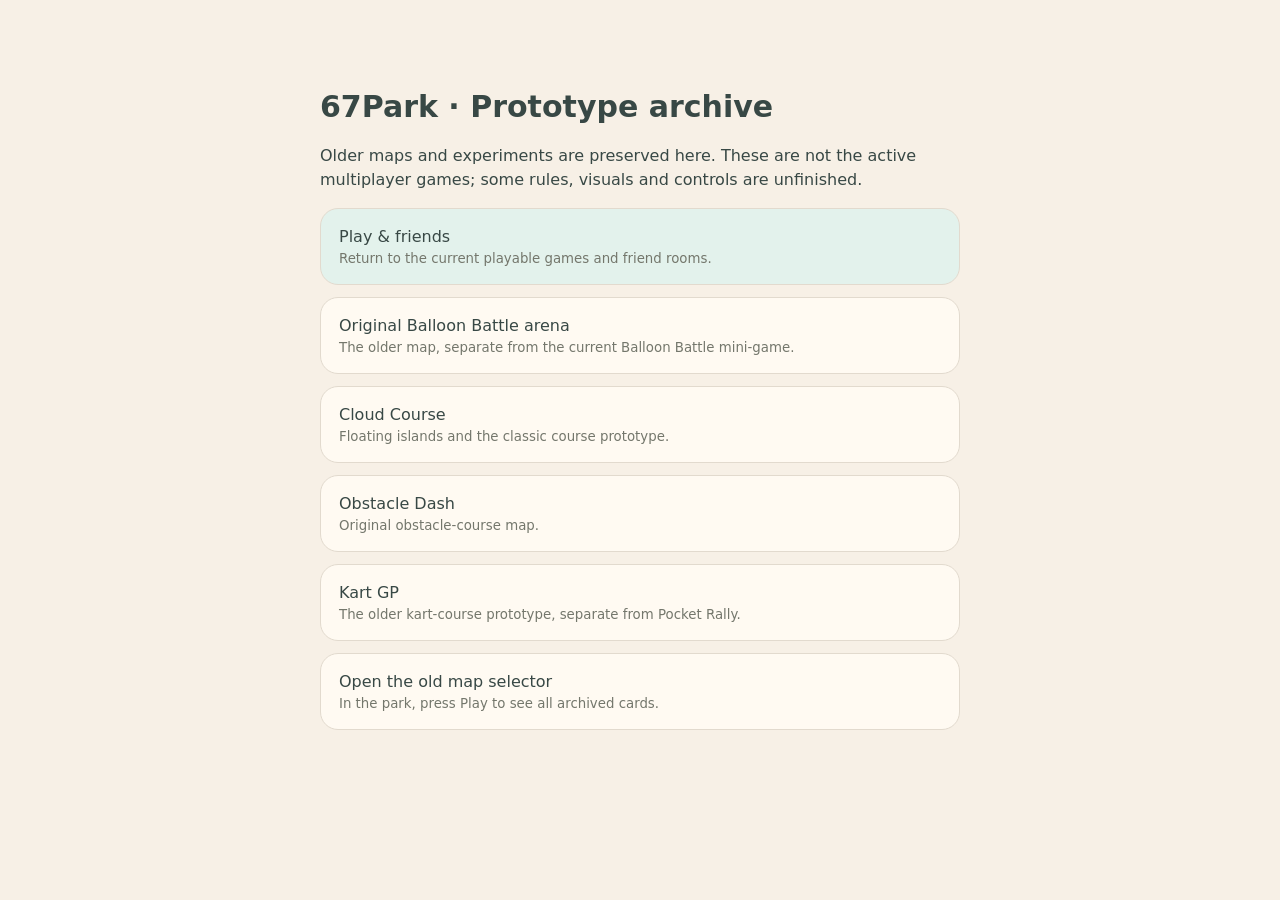
<file: archive-games.html>
<!doctype html>
<html lang="en"><meta charset="utf-8"><meta name="viewport" content="width=device-width,initial-scale=1">
<title>67Park · Prototype archive</title>
<style>body{margin:0;background:#f7f0e6;color:#384845;font:16px system-ui}main{max-width:640px;margin:5vh auto;padding:24px}a{display:block;color:inherit;background:#fffaf2;padding:18px;border-radius:18px;margin:12px 0;border:1px solid #e2dace;text-decoration:none}a:focus-visible{outline:3px solid #65afab;outline-offset:3px}small{display:block;color:#74776c;margin-top:5px}h1{font-size:30px}p{line-height:1.5}.primary{background:#e3f2ec}</style>
<main><h1>67Park · Prototype archive</h1><p>Older maps and experiments are preserved here. These are not the active multiplayer games; some rules, visuals and controls are unfinished.</p>
<a class="primary" href="./?online=1&v=qa26">Play & friends<small>Return to the current playable games and friend rooms.</small></a>
<a href="./?legacyGames=1&map=balloon&v=qa26">Original Balloon Battle arena<small>The older map, separate from the current Balloon Battle mini-game.</small></a>
<a href="./?legacyGames=1&map=cloud&v=qa26">Cloud Course<small>Floating islands and the classic course prototype.</small></a>
<a href="./?legacyGames=1&map=obstacle&v=qa26">Obstacle Dash<small>Original obstacle-course map.</small></a>
<a href="./?legacyGames=1&map=kart&v=qa26">Kart GP<small>The older kart-course prototype, separate from Pocket Rally.</small></a>
<a href="./?legacyGames=1&v=qa26">Open the old map selector<small>In the park, press Play to see all archived cards.</small></a>
</main></html>
</file>
